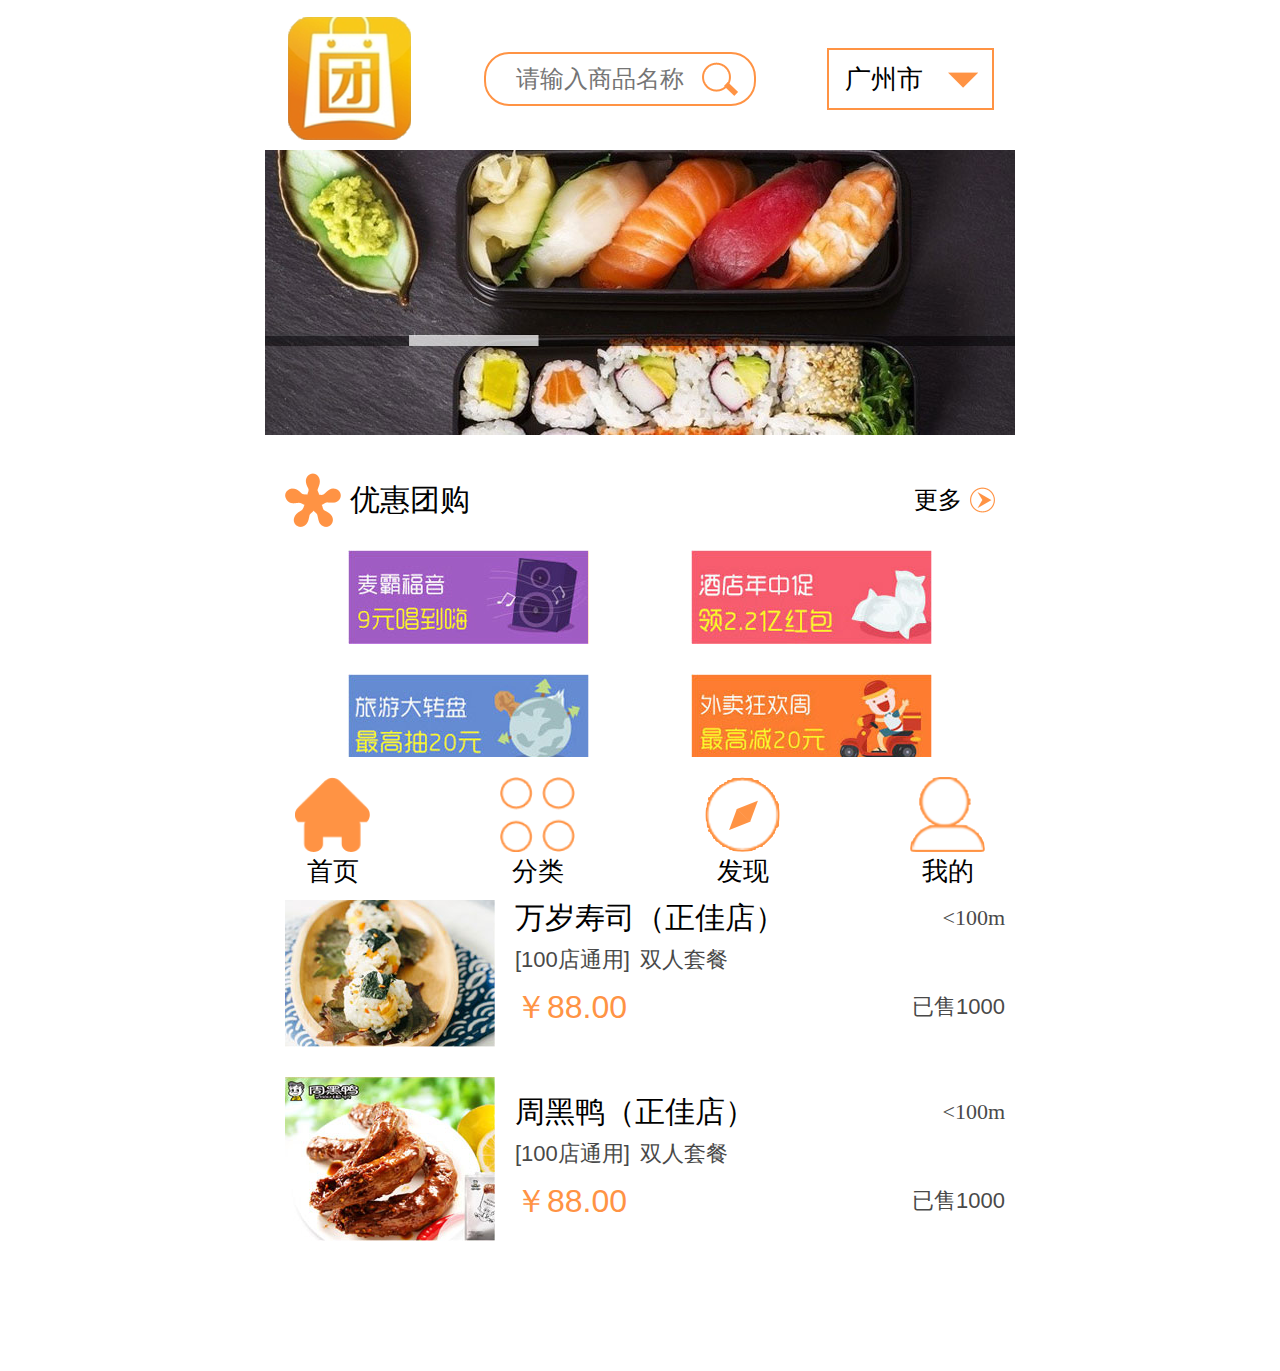
<file: index.html>
<!DOCTYPE html>
<html lang="en">
<head>
	<meta charset="UTF-8">
	<title>Document</title>
	<meta name="viewport" content="width=750">
	<link rel="stylesheet" href="css/reset.css">
	<link rel="stylesheet" href="css/index.css">
	<link rel="stylesheet" href="css/footer.css">
</head>
<body>
	<div class="header">
		<div class="width">
			<img src="img/logo.png" alt="logo" class="logo">
			<form action="" method="get">
				<input type="text" placeholder="请输入商品名称">
				<input type="submit" value="">
			</form>
			<ul>
				<li><a href="javascript:(void);">广州市</a><img src="img/down.png" alt="down"></li>
			</ul>
		</div>
	</div>
	<div class="banner">
		<div class="width">
			<a href="javascript:(void)"><img src="img/slide1.jpg" alt="slide"></a>
		</div>
	</div>
	<div class="content">
		<div class="width">
			<h2><i></i>优惠团购<a href="detail.html">更多<img src="img/right.png" alt="right"></a></h2>
			<div class="picture">
				<a href="javascript:(void);"><img src="img/img1.jpg" alt="img"></a>
				<a href="javascript:(void);"><img src="img/img2.jpg" alt="img"></a>
				<a href="javascript:(void);"><img src="img/img3.jpg" alt="img"></a>
				<a href="javascript:(void);"><img src="img/img4.jpg" alt="img"></a>
			</div>
			<h2><i></i>猜你喜欢<a href="detail.html">更多<img src="img/right.png" alt="right"></a></h2>
			<ul>
				<li>
					<img src="img/like1.jpg" alt="like">
					<div class="info">
						<h3>万岁寿司（正佳店）<span>&lt;100m</span></h3>
						<a  href="javascript:(void);">[100店通用]</a><a  href="javascript:(void);">双人套餐</a>
						<p>￥88.00<span>已售1000</span></p>
					</div>
				</li>
				<li>
					<img src="img/like2.jpg" alt="like">
					<div class="info">
						<h3>周黑鸭（正佳店）<span>&lt;100m</span></h3>
						<a  href="javascript:(void);">[100店通用]</a><a  href="javascript:(void);">双人套餐</a>
						<p>￥88.00<span>已售1000</span></p>
					</div>
				</li>
			</ul>
		</div>
	</div>
	<div class="footer">
		<div class="width">
			<ul>
				<li>
					<a href="index.html">
						<img src="img/index_active.png" alt="index">
						<h4>首页</h4>
					</a>
				</li>
				<li>
					<a href="list.html">
						<img src="img/list.png" alt="list">
						<h4>分类</h4>
					</a>
				</li>
				<li>
					<a href="find.html">
						<img src="img/find.png" alt="find">
						<h4>发现</h4>
					</a>
				</li>
				<li>
					<a href="my.html">
						<img src="img/my.png" alt="my">
						<h4>我的</h4>
					</a>
				</li>
			</ul>
		</div>
	</div>
</body>
</html>
</file>
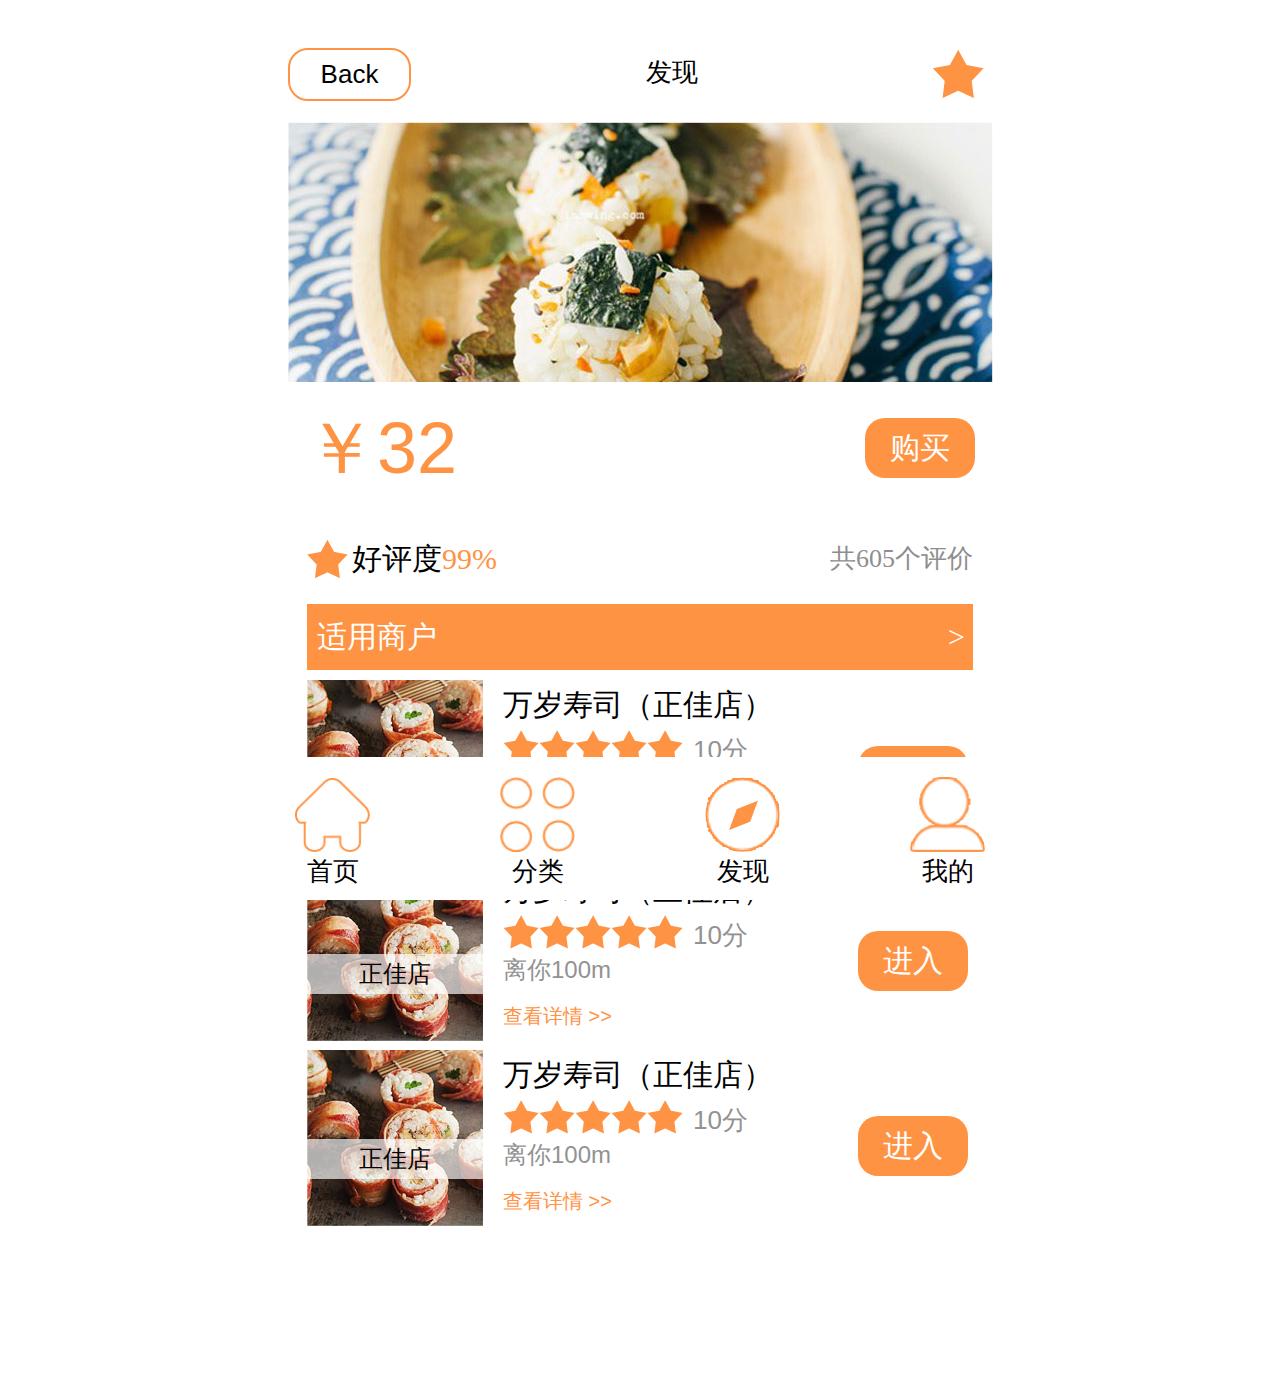
<file: detail.html>
<!doctype html>
<html lang="en">
<head>
	<meta charset="UTF-8">
	<title>Document</title>
	<meta name="viewport" content="width=750">
	<link rel="stylesheet" href="css/reset.css">
	<link rel="stylesheet" href="css/detail.css">
	<link rel="stylesheet" href="css/footer.css">
</head>
<body>
	<div class="header">
		<div class="width">
			<button>Back</button>
			<span>发现</span>
			<img src="img/star.png" alt="star" class="star">
		</div>
	</div>
	<div class="content">
		<div class="width">
			<div class="clearfix"></div>
			<a href="javascript:(void)" class="detail_banner"><img src="img/detail_img.jpg" alt="detail"></a>
			<div class="buy">
				<span>￥32</span>
				<button>购买</button>
			</div>
			<h4><i></i>好评度<span>99%</span><a href="javascript:(void)">共605个评价</a></h4>
			<div class="goods">
				<h2>适用商户<span>&gt;</span></h2>
				<ul class="detail_list">
					<li>
						<div class="left">
							<img src="img/store1.jpg" alt="store">
							<h5>正佳店</h5>
						</div>
						<div class="center">
							<h3>万岁寿司（正佳店）</h3>
							<ul class="star">
								<li><a href="javascript:(void)"><img src="img/detail_list_star.png" alt="star"></a></li>
								<li><a href="javascript:(void)"><img src="img/detail_list_star.png" alt="star"></a></li>
								<li><a href="javascript:(void)"><img src="img/detail_list_star.png" alt="star"></a></li>
								<li><a href="javascript:(void)"><img src="img/detail_list_star.png" alt="star"></a></li>
								<li><a href="javascript:(void)"><img src="img/detail_list_star.png" alt="star"></a></li>
								<span>10分</span>
							</ul>
							<p>离你100m</p>
							<a href="javascript:(void)">查看详情 &gt;&gt;</a>
						</div>
						<div class="right">
							<button>进入</button>
						</div>
					</li>
					<li>
						<div class="left">
							<img src="img/store1.jpg" alt="store">
							<h5>正佳店</h5>
						</div>
						<div class="center">
							<h3>万岁寿司（正佳店）</h3>
							<ul class="star">
								<li><a href="javascript:(void)"><img src="img/detail_list_star.png" alt="star"></a></li>
								<li><a href="javascript:(void)"><img src="img/detail_list_star.png" alt="star"></a></li>
								<li><a href="javascript:(void)"><img src="img/detail_list_star.png" alt="star"></a></li>
								<li><a href="javascript:(void)"><img src="img/detail_list_star.png" alt="star"></a></li>
								<li><a href="javascript:(void)"><img src="img/detail_list_star.png" alt="star"></a></li>
								<span>10分</span>
							</ul>
							<p>离你100m</p>
							<a href="javascript:(void)">查看详情 &gt;&gt;</a>
						</div>
						<div class="right">
							<button>进入</button>
						</div>
					</li>
					<li>
						<div class="left">
							<img src="img/store1.jpg" alt="store">
							<h5>正佳店</h5>
						</div>
						<div class="center">
							<h3>万岁寿司（正佳店）</h3>
							<ul class="star">
								<li><a href="javascript:(void)"><img src="img/detail_list_star.png" alt="star"></a></li>
								<li><a href="javascript:(void)"><img src="img/detail_list_star.png" alt="star"></a></li>
								<li><a href="javascript:(void)"><img src="img/detail_list_star.png" alt="star"></a></li>
								<li><a href="javascript:(void)"><img src="img/detail_list_star.png" alt="star"></a></li>
								<li><a href="javascript:(void)"><img src="img/detail_list_star.png" alt="star"></a></li>
								<span>10分</span>
							</ul>
							<p>离你100m</p>
							<a href="javascript:(void)">查看详情 &gt;&gt;</a>
						</div>
						<div class="right">
							<button>进入</button>
						</div>
					</li>
				</ul>
			</div>
		</div>
	</div>
	<div class="footer">
		<div class="width">
			<ul>
				<li>
					<a href="index.html">
						<img src="img/index.png" alt="index">
						<h4>首页</h4>
					</a>
				</li>
				<li>
					<a href="list.html">
						<img src="img/list.png" alt="list">
						<h4>分类</h4>
					</a>
				</li>
				<li>
					<a href="find.html">
						<img src="img/find.png" alt="find">
						<h4>发现</h4>
					</a>
				</li>
				<li>
					<a href="my.html">
						<img src="img/my.png" alt="my">
						<h4>我的</h4>
					</a>
				</li>
			</ul>
		</div>
	</div>
</body>
</html>
</file>
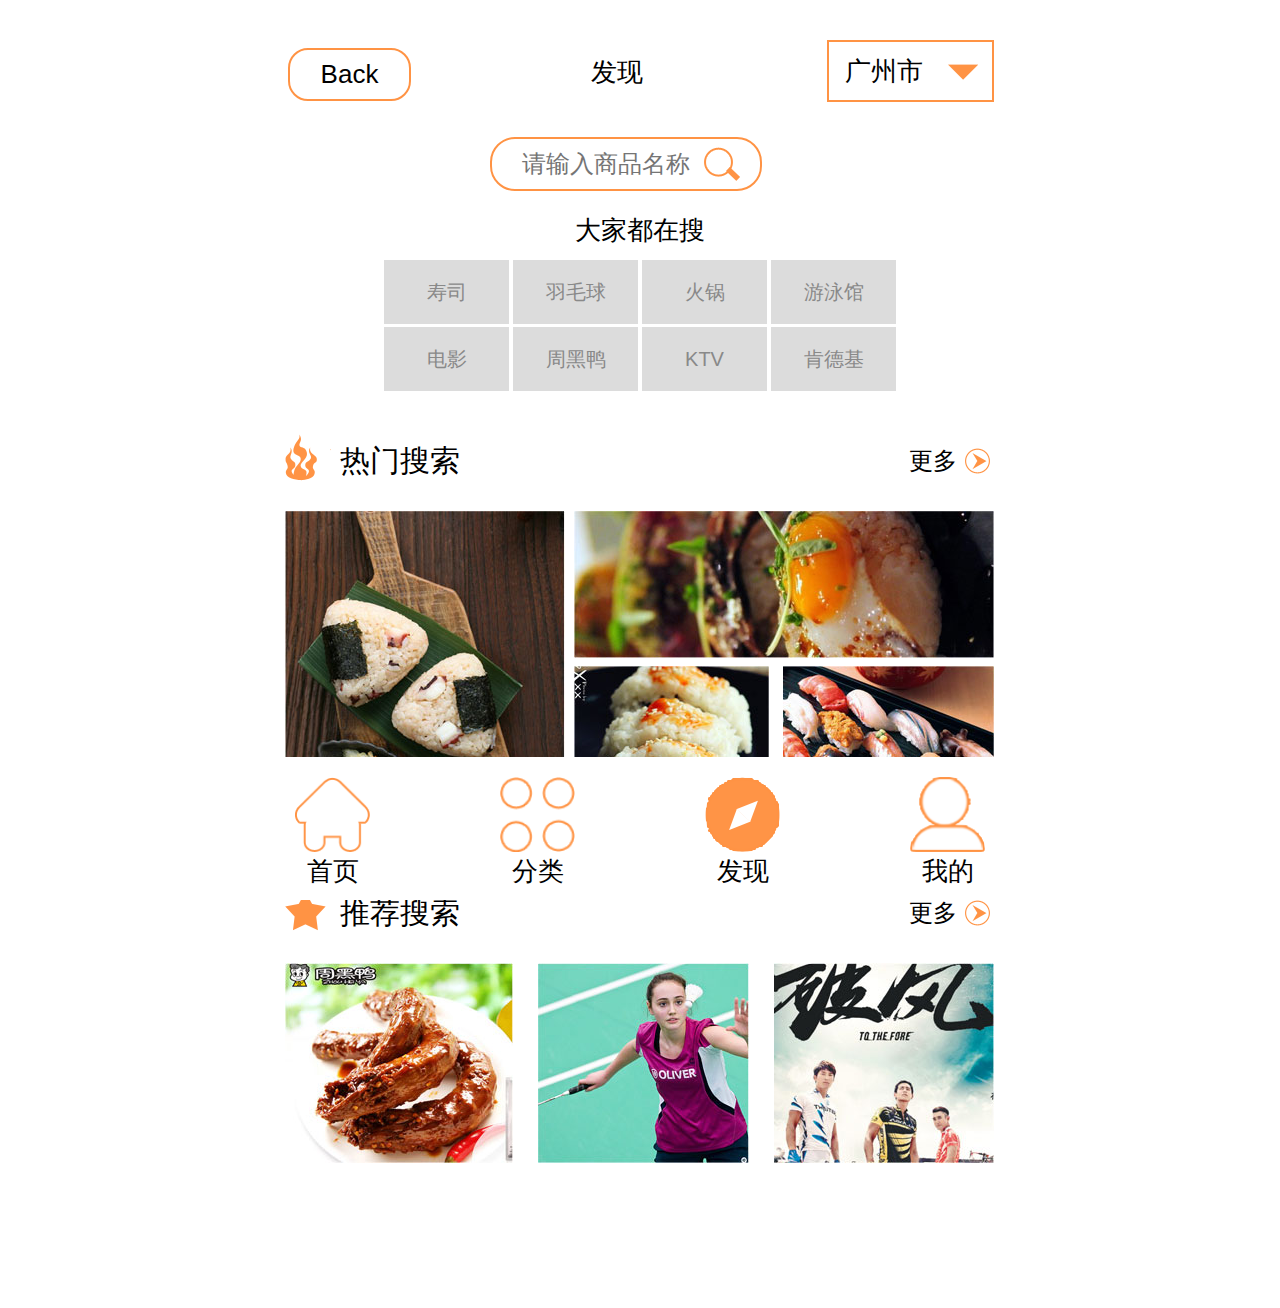
<file: find.html>
<!doctype html>
<html lang="en">
<head>
	<meta charset="UTF-8">
	<title>Document</title>
	<meta name="viewport" content="width=750">
	<link rel="stylesheet" href="css/reset.css">
	<link rel="stylesheet" href="css/find.css">
	<link rel="stylesheet" href="css/footer.css">
</head>
<body>
	<div class="header">
		<div class="width">
			<button>Back</button>
			<span>发现</span>
			<ul class="city">
				<li><a href="javascript:(void);">广州市</a><img src="img/down.png" alt="down"></li>
			</ul>
			<div class="clearfix"></div>
			<form action="" method="get">
				<input type="text" placeholder="请输入商品名称">
				<input type="submit" value="">
			</form>
			<h3>大家都在搜</h3>
			<ul class="find">
				<li><a href="javascript:(void);">寿司</a></li>
				<li><a href="javascript:(void);">羽毛球</a></li>
				<li><a href="javascript:(void);">火锅</a></li>
				<li><a href="javascript:(void);">游泳馆</a></li>
				<li><a href="javascript:(void);">电影</a></li>
				<li><a href="javascript:(void);">周黑鸭</a></li>
				<li><a href="javascript:(void);">KTV</a></li>
				<li><a href="javascript:(void);">肯德基</a></li>
			</ul>
		</div>
	</div>
	<div class="content">
		<div class="width">
			<h2><i></i>热门搜索<a href="detail.html">更多<img src="img/right.png" alt="right"></a></h2>
			<ul class="hot">
				<li><a href="javascript:(void);"><img src="img/hot1.jpg" alt="hot"></a></li>
				<li><a href="javascript:(void);"><img src="img/hot2.jpg" alt="hot"></a></li>
				<li><a href="javascript:(void);"><img src="img/hot3.jpg" alt="hot"></a></li>
				<li><a href="javascript:(void);"><img src="img/hot4.jpg" alt="hot"></a></li>
			</ul>
			<div class="clearfix"></div>
			<h2><i></i>推荐搜索<a href="detail.html">更多<img src="img/right.png" alt="right"></a></h2>
			<ul class="search">
				<li><a href="javascript:(void);"><img src="img/search1.jpg" alt="search"></a></li>
				<li><a href="javascript:(void);"><img src="img/search2.jpg" alt="search"></a></li>
				<li><a href="javascript:(void);"><img src="img/search3.jpg" alt="search"></a></li>
			</ul>
		</div>
	</div>
	<div class="footer">
		<div class="width">
			<ul>
				<li>
					<a href="index.html">
						<img src="img/index.png" alt="index">
						<h4>首页</h4>
					</a>
				</li>
				<li>
					<a href="list.html">
						<img src="img/list.png" alt="list">
						<h4>分类</h4>
					</a>
				</li>
				<li>
					<a href="find.html">
						<img src="img/find_active.png" alt="find">
						<h4>发现</h4>
					</a>
				</li>
				<li>
					<a href="my.html">
						<img src="img/my.png" alt="my">
						<h4>我的</h4>
					</a>
				</li>
			</ul>
		</div>
	</div>
</body>
</html>
</file>
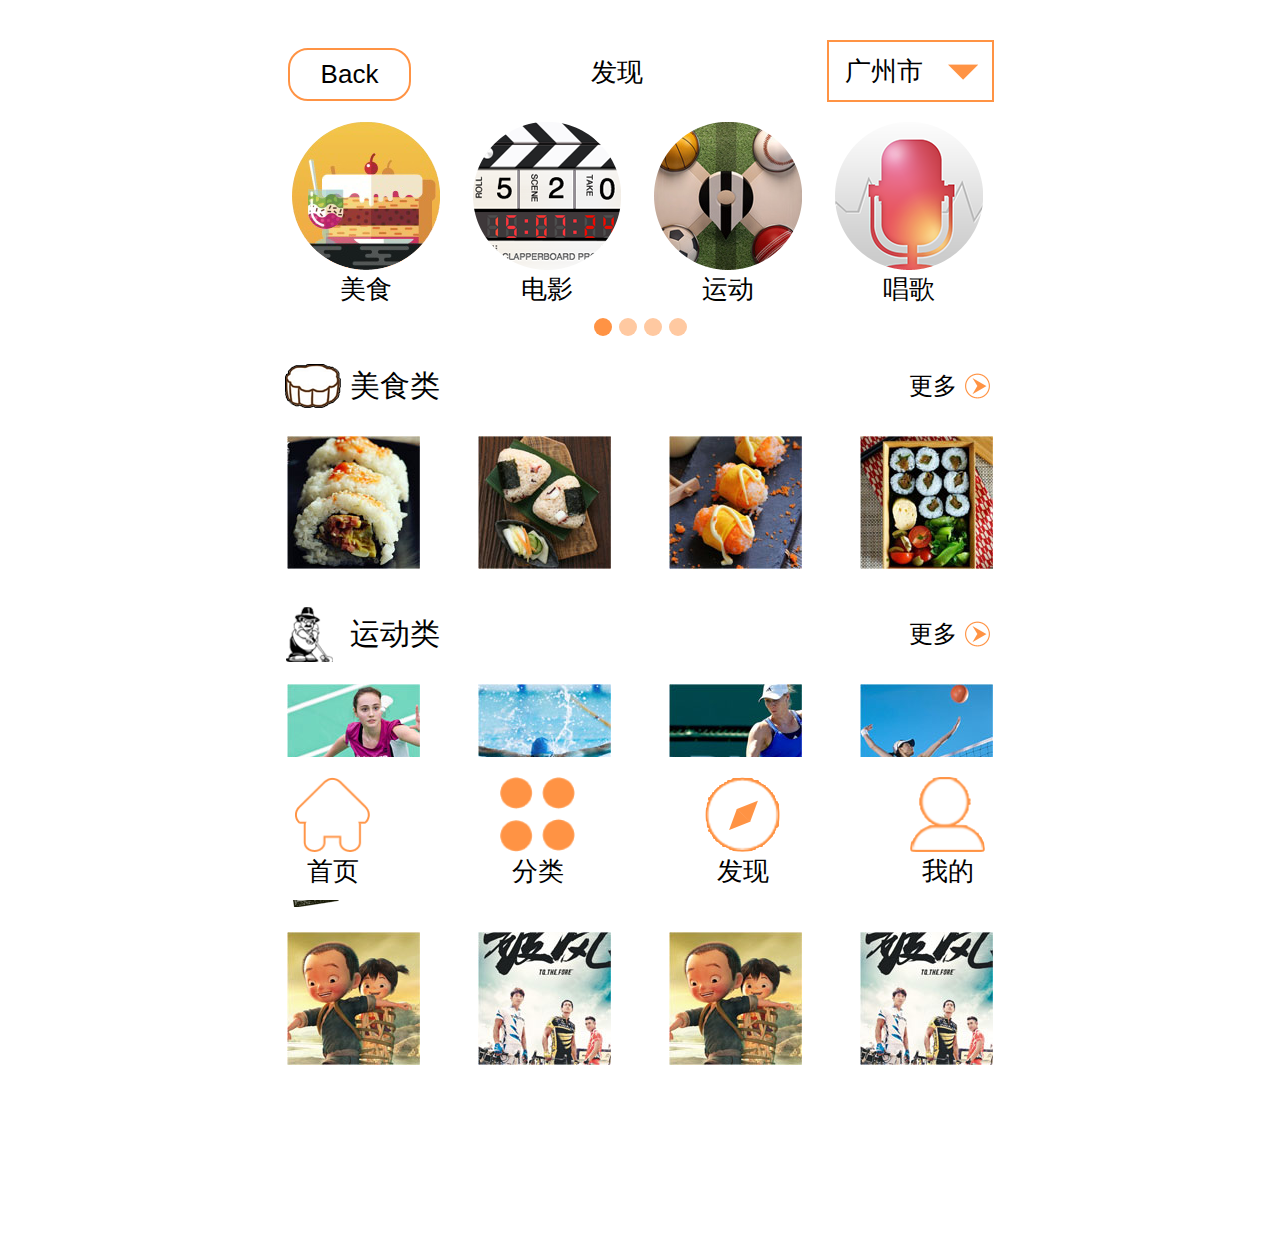
<file: list.html>
<!doctype html>
<html lang="en">
<head>
	<meta charset="UTF-8">
	<title>Document</title>
	<meta name="viewport" content="width=750">
	<link rel="stylesheet" href="css/reset.css">
	<link rel="stylesheet" href="css/list.css">
	<link rel="stylesheet" href="css/footer.css">
</head>
<body>
	<div class="header">
		<div class="width">
			<button>Back</button>
			<span>发现</span>
			<ul class="city">
				<li><a href="javascript:(void);">广州市</a><img src="img/down.png" alt="down"></li>
			</ul>
			<div class="clearfix"></div>
			<div class="banner">
				<ul class="slide">
					<li><a href="javascript:(void)"><img src="img/place1.png" alt="place">美食</a></li>
					<li><a href="javascript:(void)"><img src="img/place2.png" alt="place">电影</a></li>
					<li><a href="javascript:(void)"><img src="img/place3.png" alt="place">运动</a></li>
					<li><a href="javascript:(void)"><img src="img/place4.png" alt="place">唱歌</a></li>
				</ul>
				<ul class="btn">
					<li class="active"></li>
					<li></li>
					<li></li>
					<li></li>
				</ul>
			</div>
		</div>
	</div>
	<div class="content">
		<div class="width">
			<h2><i></i>美食类<a href="detail.html">更多<img src="img/right.png" alt="right"></a></h2>
			<ul class="food">
				<li><a href="javascript:(void)"><img src="img/food1.jpg" alt="food"></a></li>
				<li><a href="javascript:(void)"><img src="img/food2.jpg" alt="food"></a></li>
				<li><a href="javascript:(void)"><img src="img/food3.jpg" alt="food"></a></li>
				<li><a href="javascript:(void)"><img src="img/food4.jpg" alt="food"></a></li>
			</ul>
			<div class="clearfix"></div>
			<h2><i></i>运动类<a href="detail.html">更多<img src="img/right.png" alt="right"></a></h2>
			<ul class="play">
				<li><a href="javascript:(void)"><img src="img/play1.jpg" alt="play"></a></li>
				<li><a href="javascript:(void)"><img src="img/play2.jpg" alt="play"></a></li>
				<li><a href="javascript:(void)"><img src="img/play3.jpg" alt="play"></a></li>
				<li><a href="javascript:(void)"><img src="img/play4.jpg" alt="play"></a></li>
			</ul>
			<div class="clearfix"></div>
			<h2><i></i>电影类<a href="detail.html">更多<img src="img/right.png" alt="right"></a></h2>
			<ul class="movie">
				<li><a href="javascript:(void)"><img src="img/movie1.jpg" alt="movie"></a></li>
				<li><a href="javascript:(void)"><img src="img/movie2.jpg" alt="movie"></a></li>
				<li><a href="javascript:(void)"><img src="img/movie1.jpg" alt="movie"></a></li>
				<li><a href="javascript:(void)"><img src="img/movie2.jpg" alt="movie"></a></li>
			</ul>
		</div>
	</div>
	<div class="footer">
		<div class="width">
			<ul>
				<li>
					<a href="index.html">
						<img src="img/index.png" alt="index">
						<h4>首页</h4>
					</a>
				</li>
				<li>
					<a href="list.html">
						<img src="img/list_active.png" alt="list">
						<h4>分类</h4>
					</a>
				</li>
				<li>
					<a href="find.html">
						<img src="img/find.png" alt="find">
						<h4>发现</h4>
					</a>
				</li>
				<li>
					<a href="my.html">
						<img src="img/my.png" alt="my">
						<h4>我的</h4>
					</a>
				</li>
			</ul>
		</div>
	</div>
</body>
</html>
</file>
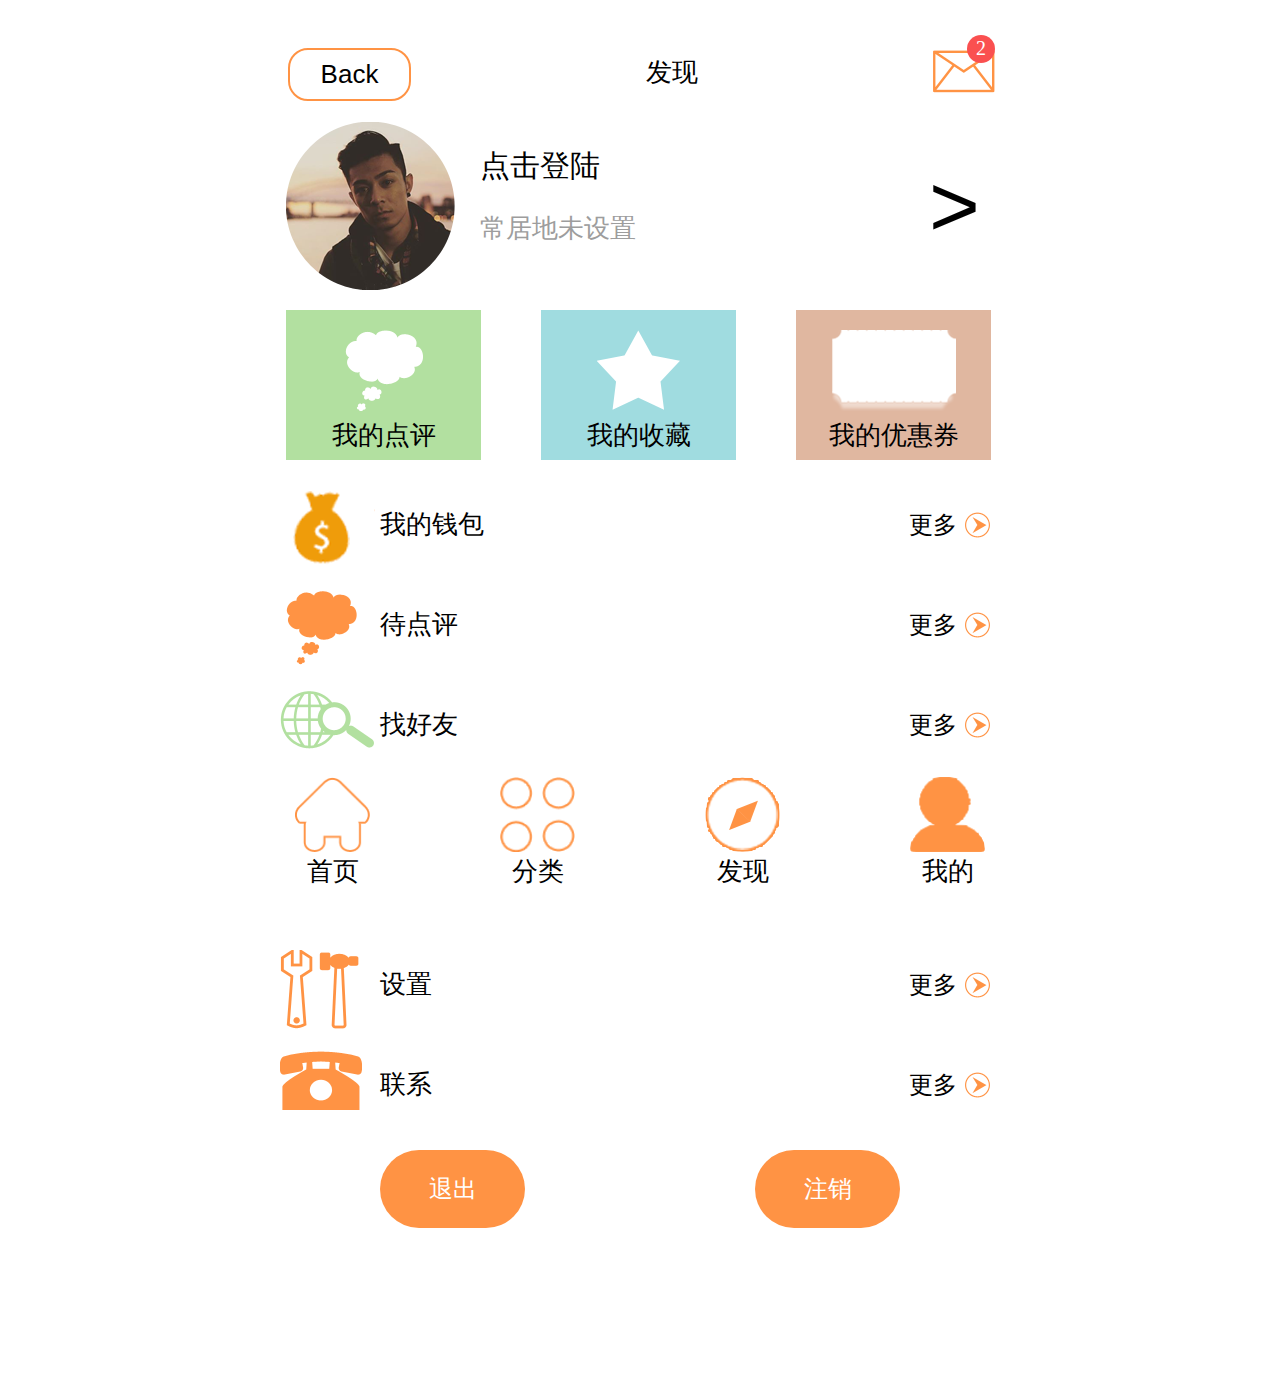
<file: my.html>
<!doctype html>
<html lang="en">
<head>
	<meta charset="UTF-8">
	<title>Document</title>
	<meta name="viewport" content="width=750">
	<link rel="stylesheet" href="css/reset.css">
	<link rel="stylesheet" href="css/my.css">
	<link rel="stylesheet" href="css/footer.css">
</head>
<body>
	<div class="header">
		<div class="width">
			<button>Back</button>
			<span>发现</span>
			<div class="mail">
				<a href="javascript:(void)"><img src="img/mail.png" alt="mail"><span>2</span></a>
			</div>
		</div>
	</div>
	<div class="content">
		<div class="width">
			<div class="login">
				<a href="javascript:(void)"><img src="img/head_img.png" alt="head"></a>
				<div class="info">
					<h3><a href="javascript:(void)">点击登陆</a></h3>
					<p>常居地未设置</p>
				</div>
				<div class="right">&gt;</div>
			</div>
			<ul class="my_skill">
				<li><a href="javascript:(void)"><img src="img/my_img1.png" alt="my_img">我的点评</a></li>
				<li><a href="javascript:(void)"><img src="img/my_img2.png" alt="my_img">我的收藏</a></li>
				<li><a href="javascript:(void)"><img src="img/my_img3.png" alt="my_img">我的优惠券</a></li>
			</ul>
			<ul class="about">
				<li>
					<h4><i></i>我的钱包<a href="javascript:(void);">更多<img src="img/right.png" alt="right"></a></h4>
				</li>
				<li>
					<h4><i></i>待点评<a href="javascript:(void);">更多<img src="img/right.png" alt="right"></a></h4>
				</li>
				<li>
					<h4><i></i>找好友<a href="javascript:(void);">更多<img src="img/right.png" alt="right"></a></h4>
				</li>
				<li>
					<h4><i></i>我的足迹<a href="javascript:(void);">更多<img src="img/right.png" alt="right"></a></h4>
				</li>
				<li>
					<h4><i></i>设置<a href="javascript:(void);">更多<img src="img/right.png" alt="right"></a></h4>
				</li>
				<li>
					<h4><i></i>联系<a href="javascript:(void);">更多<img src="img/right.png" alt="right"></a></h4>
				</li>
			</ul>
			<div class="btn">
				<button>退出</button>
				<button>注销</button>
			</div>
		</div>
	</div>
	<div class="footer">
		<div class="width">
			<ul>
				<li>
					<a href="index.html">
						<img src="img/index.png" alt="index">
						<h4>首页</h4>
					</a>
				</li>
				<li>
					<a href="list.html">
						<img src="img/list.png" alt="list">
						<h4>分类</h4>
					</a>
				</li>
				<li>
					<a href="find.html">
						<img src="img/find.png" alt="find">
						<h4>发现</h4>
					</a>
				</li>
				<li>
					<a href="my.html">
						<img src="img/my_active.png" alt="my">
						<h4>我的</h4>
					</a>
				</li>
			</ul>
		</div>
	</div>
</body>
</html>
</file>
<file: css/index.css>
.header{
	height: 150px;

}
.header .logo{
	float: left;
	margin:17px 73px 0 23px;
	cursor: pointer;
}
.header form{
	float: left;
	margin-top: 52px;
	position: relative;
}
.header form input[type="text"]{
	display: block;
	width: 268px;
	height: 50px;
	border:2px solid #ff9344;
	border-radius: 25px;
	font-size: 24px;
	color:#777;
	text-indent: 30px;
	font-family: "微软雅黑";
}
.header form input[type="submit"]{
	display: block;
	width:36px;
	height: 34px;
	background: url(../img/search.png);
	position: absolute;
	top: 10px;
	right: 18px;
	cursor: pointer;
}
.header ul{
	float: right;
	margin:48px 21px 0 0;
}
.header ul li{
	width: 163px;
	height: 58px;
	line-height: 58px;
	border:2px solid #ff9344;
	font-size: 26px;
	text-indent: 16px;
}
.header ul li a{
	color:#000;
}
.header ul li img{
	margin-left: 25px;
	cursor: pointer;
}


.banner{
	height: 285px;
}
.banner img{
	width:750px;
	height: 285px;
}


.content{
	overflow: hidden;
	padding-top: 30px;
}
.content h2{
	height: 70px;
	line-height: 70px;
	font-size: 30px;
	color:#000;
	margin-bottom: 15px;
}
.content h2 i{
	display: block;
	width: 56px;
	height: 54px;
	float: left;
	margin: 8px 9px 0 20px;
}
.content h2:first-of-type i{
	background: url(../img/icon.png) 0 0 no-repeat;
}
.content h2:nth-of-type(2) i{
	background: url(../img/icon.png) -65px -2px no-repeat;
}
.content h2 a{
	color:#000;
	font-size: 24px;
	float: right;
	margin-right: 20px;
}
.content h2 a img{
	margin-left: 8px;
	margin-bottom: 5px;
	vertical-align: middle;
}
.content .picture{
	width: 584px;
	overflow: hidden;
	margin:0 auto;
}
.content .picture a{
	display: block;
	width: 241px;
	height: 94px;
	float: left;
	margin-bottom: 30px;
}
.content .picture a:first-of-type,.content .picture a:nth-of-type(3){
	margin-right: 102px;
}
.content ul{
	overflow: hidden;
}
.content ul li{
	margin-bottom: 30px;
	overflow: hidden;
}
.content ul li:last-of-type{
	margin-bottom: 0;
}
.content ul li img{
	float: left;
	margin: 0 20px;
	cursor: pointer;
}
.content ul li .info{
	width:490px;
	height: 164px;
	float: left;
}
.content ul li .info h3{
	color:#000;
	font-size: 30px;
	line-height: 30px;
	margin: 20px 0 15px 0;
	cursor: pointer;
}
.content ul li .info h3 span,.content ul li .info p span{
	font-size: 22px;
	color:#494949;
	float: right;
}
.content ul li .info a{
	color:#494949;
	font-size: 22px;
	line-height: 22px;
	margin-right: 10px;
}
.content ul li .info p{
	color:#ff9344;
	font-size: 32px;
	line-height: 32px;
	margin-top: 15px;
}
</file>
<file: css/footer.css>
/*底部样式*/
.footer{
	width:750px;
	height: 130px;
	margin:0 auto;
}
.footer ul{
	width:750px;
	height: 143px;
	background: #fff;
	position: fixed;
	bottom: 0;
}
.footer ul li{
	width:75px;
	padding-top: 20px;
	float: left;
	margin-right: 130px;
	cursor: pointer;
}
.footer ul li:first-of-type{
	margin-left: 30px;
}
.footer ul li:last-of-type{
	margin-right: 0;
}
.footer ul li img{
	display: block;
	width:75px;
	height: 75px;
}
.footer ul li h4{
	color:#000;
	font-size: 26px;
	text-align: center;
	margin: 6px 0 15px 0;
}
</file>
<file: css/detail.css>
.header .width{
	overflow: hidden;
}
.header button{
	display: block;
	width: 123px;
	height: 53px;
	border:2px solid #FF9344;
	border-radius: 20px;
	color:#000;
	font-size: 26px;
	background: #fff;
	float: left;
	margin: 48px 0 0 23px;
	cursor: pointer;
}
.header span{
	float: left;
	display: block;
	width:522px;
	height: 60px;
	line-height: 60px;
	margin-top: 42px;
	text-align: center;
	color: #000;
	font-size: 26px;
	text-align: center;
}
.header .star{
	float: left;
	 margin-top: 50px;
}
.content .detail_banner{
	display: block;
	width: 705px;
	overflow: hidden;
	margin: 20px auto 30px;
}
.content .detail_banner img{
	display: block;
	width: 705px;
	height: 260px;
}

.content .buy{
	width:670px;
	overflow: hidden;
	margin:0 auto 50px;
	display: flex;
	justify-content:space-between;
	align-items:center;
}
.content .buy span{
	color:#ff9344;
	font-size: 72px;
	line-height: 72px;
}
.content .buy button{
	width:110px;
	height: 60px;
	color:#fff;
	background: #FF9344;
	border-radius: 20px;
	line-height: 60px;
	text-align: center;
	font-size: 30px;
	font-family: "微软雅黑";
	cursor: pointer;
}

.content h4{
	width:666px;
	margin:0 auto;
	font-size: 30px;
	color:#000;
	line-height: 50px;
}
.content h4 i{
	display: block;
	width: 45px;
	height: 50px;
	float: left;
	background: url(../img/icon.png) -183px 5px no-repeat;
}
.content h4 span{
	color:#ff9344;
}
.content h4 a{
	float: right;
	color:#8e8e8e;
	font-size: 26px;
	line-height: 50px;
}
.content .goods{
	width: 666px;
	overflow: hidden;
	margin:20px auto 10px;
}
.content .goods h2{
	background: #FF9344;
	height: 66px;
	line-height: 66px;
	color:#fff;
	font-size: 30px;
	text-indent: 10px;
}
.content .goods h2 span{
	float: right;
	margin-right: 8px;
	cursor: pointer;
}

.content .detail_list{
	margin-top: 10px;
	overflow: hidden;
}
.content .detail_list>li{
	overflow: hidden;
	margin-bottom: 9px;
}
.content .detail_list .left{
	width:176px;
	height: 176px;
	float: left;
	margin-right: 20px;
	cursor: pointer;
	position: relative;
	overflow: hidden;
}
.content .detail_list .left h5{
	width:100%;
	position: absolute;
	bottom:47px;
	left: 0;
	background: rgba(255,255,255,.67);
	text-align: center;
	line-height: 40px;
	font-size: 24px;
	color:#000;
}
.content .detail_list .center{
	width: 350px;
	height: 176px;
	float: left;
}
.content .detail_list .center h3{
	font-size: 30px;
	color:#000;
	line-height: 30px;
	margin: 10px 0;
	cursor: pointer;
}
.content .detail_list .center .star{
	overflow: hidden;
}
.content .detail_list .center .star span{
	display: block;
	color:#929292;
	font-size: 26px;
	margin-top: 6px;
}
.content .detail_list .center .star li{
	float: left;
}
.content .detail_list .center .star li:last-of-type{
	margin-right: 10px;
}
.content .detail_list .center p{
	font-size: 24px;
	color: #929292;
	line-height: 24px;
	margin-bottom: 20px;
}
.content .detail_list .center a{
	color:#ff9344;
	font-size: 20px;
}

.content .detail_list .right{
	width:120px;
	height: 176px;
	line-height: 176px;
	float: left;
}
.content .detail_list .right button{
	display: block;
	width:110px;
	height: 60px;
	margin: 66px auto 0;
	background: #FF9344;
	color:#fff;
	font-size: 30px;
	border-radius: 20px;
	font-family: "微软雅黑";
	cursor: pointer;
}
</file>
<file: css/find.css>
.header button{
	display: block;
	width: 123px;
	height: 53px;
	border:2px solid #FF9344;
	border-radius: 20px;
	color:#000;
	font-size: 26px;
	background: #fff;
	float: left;
	margin: 48px 0 0 23px;
	cursor: pointer;
}
.header span{
	float: left;
	display: block;
	width:412px;
	height: 60px;
	line-height: 60px;
	margin-top: 42px;
	text-align: center;
	color: #000;
	font-size: 26px;
	text-align: center;
}
.header .city{
	float: right;
	margin:40px 21px 0 0;
}
.header .city li{
	width: 163px;
	height: 58px;
	line-height: 58px;
	border:2px solid #ff9344;
	font-size: 26px;
	text-indent: 16px;
}
.header .city li a{
	color:#000;
}
.header .city li img{
	margin-left: 25px;
	cursor: pointer;
}

.header form{
	display: block;
	width:268px;
	height: 50px;
	margin:35px 0 30px 225px;
	position: relative;
}
.header form input[type="text"]{
	display: block;
	width: 268px;
	height: 50px;
	border:2px solid #ff9344;
	border-radius: 25px;
	font-size: 24px;
	color:#777;
	text-indent: 30px;
	font-family: "微软雅黑";
}
.header form input[type="submit"]{
	display: block;
	width:36px;
	height: 34px;
	background: url(../img/search.png);
	position: absolute;
	top: 10px;
	right: 18px;
	cursor: pointer;
}

.header .find{
	width:512px;
	overflow: hidden;
	margin: 0 auto 35px;
}
.header h3{
	font-size: 26px;
	color:#000;
	text-align: center;
	margin-bottom: 12px;
}
.header .find li{
	float: left;
	width: 125px;
	height: 64px;
	background: #DCDCDC;
	margin-right: 4px;
	margin-top: 3px;
}
.header .find li:nth-of-type(4),.header .find li:last-of-type{
	margin-right: 0;
}
.header .find li a{
	display: block;
	width: 125px;
	height: 64px;
	font-size: 20px;
	color:#898989;
	text-align: center;
	line-height: 64px;
}


.content{
	overflow: hidden;
}
.content h2{
	height: 70px;
	line-height: 70px;
	font-size: 30px;
	color:#000;
	margin-bottom: 15px;
}
.content h2 i{
	display: block;
	width: 46px;
	height: 54px;
	float: left;
	margin: 8px 9px 0 20px;
}
.content h2:first-of-type i{
	background: url(../img/icon.png) -138px 0 no-repeat;
}
.content h2:nth-of-type(2) i{
	background: url(../img/icon.png) -183px 5px no-repeat;
}
.content h2 a{
	color:#000;
	font-size: 24px;
	float: right;
	margin-right: 25px;
}
.content h2 a img{
	margin-left: 8px;
	margin-bottom: 5px;
	vertical-align: middle;
}
.content .hot,.content .search{
	width:710px;
	overflow: hidden;
	margin: 0 auto 15px;
}
.content .hot li{
	float: left;
}
.content .hot li a{
	display: block;
	overflow: hidden;
}
.content .hot li:first-of-type{
	width:280px;
	height: 352px;
	overflow: hidden;
	margin-right: 9px;
}
.content .hot li:nth-of-type(2){
	width:420px;
	height: 147px;
	margin-bottom: 8px;
	overflow: hidden;
}
.content .hot li:nth-of-type(3){
	width:195px;
	height: 197px;
	overflow: hidden;
	margin-right: 14px;
}
.content .hot li:last-of-type{
	width: 211px;
	height: 197px;
	overflow: hidden;
}
.content .search li{
	float: left;
	overflow: hidden;
	margin-right: 25px;
}
.content .search li:last-of-type{
	margin-right: 0;
}
.content .search li a{
	display: block;
	height: 200px;
}
</file>
<file: css/list.css>
.header button{
	display: block;
	width: 123px;
	height: 53px;
	border:2px solid #FF9344;
	border-radius: 20px;
	color:#000;
	font-size: 26px;
	background: #fff;
	float: left;
	margin: 48px 0 0 23px;
	cursor: pointer;
}
.header span{
	float: left;
	display: block;
	width:412px;
	height: 60px;
	line-height: 60px;
	margin-top: 42px;
	text-align: center;
	color: #000;
	font-size: 26px;
	text-align: center;
}
.header .city{
	float: right;
	margin:40px 21px 0 0;
}
.header .city li{
	width: 163px;
	height: 58px;
	line-height: 58px;
	border:2px solid #ff9344;
	font-size: 26px;
	text-indent: 16px;
}
.header .city li a{
	color:#000;
}
.header .city li img{
	margin-left: 25px;
	cursor: pointer;
}

.header .banner .slide{
	width: 696px;
	overflow: hidden;
	margin: 20px auto 15px;
}
.header .banner .slide li{
	float: left;
	width:148px;
	overflow: hidden;
	margin-right: 33px;
}
.header .banner .slide li:last-of-type{
	margin-right: 0;
}
.header .banner .slide li a{
	display: block;
	width: 148px;
	text-align: center;
	color:#000;
	font-size: 26px;
}

.header .banner .btn{
	width:93px;
	overflow: hidden;
	margin: 0 auto 15px;
}
.header .banner .btn li{
	float: left;
	width:18px;
	height: 18px;
	border-radius: 50%;
	background: #FFC9A1;
	margin-right: 7px;
	cursor: pointer;
}
.header .banner .btn li:last-of-type{
	margin-right: 0;
}
.header .banner .btn li.active,.header .banner .btn li:hover{
	background: #FF9344;
}


.content{
	overflow: hidden;
	padding-bottom: 20px;
}
.content h2{
	height: 70px;
	line-height: 70px;
	font-size: 30px;
	color:#000;
	margin-bottom: 15px;
}
.content h2 i{
	display: block;
	width: 56px;
	height: 55px;
	float: left;
	margin: 8px 9px 0 20px;
}
.content h2:first-of-type i{
	background: url(../img/class.png) 0 5px no-repeat;
}
.content h2:nth-of-type(2) i{
	background: url(../img/class.png) -73px 0 no-repeat;
}
.content h2:last-of-type i{
	background: url(../img/class.png) -135px 0 no-repeat;
}
.content h2 a{
	color:#000;
	font-size: 24px;
	float: right;
	margin-right: 25px;
}
.content h2 a img{
	margin-left: 8px;
	margin-bottom: 5px;
	vertical-align: middle;
}

.content .food,.content .play,.content .movie{
	width:706px;
	overflow: hidden;
	margin:0 auto 30px;
}
.content .food li,.content .play li,.content .movie li{
	float: left;
	width:133px;
	height: 133px;
	overflow: hidden;
	margin-right: 58px;
}
.content .food li:last-of-type,.content .play li:last-of-type,.content .movie li:last-of-type{
	margin-right: 0;
}
</file>
<file: css/my.css>
.header .width{
	overflow: hidden;
}
.header button{
	display: block;
	width: 123px;
	height: 53px;
	border:2px solid #FF9344;
	border-radius: 20px;
	color:#000;
	font-size: 26px;
	background: #fff;
	float: left;
	margin: 48px 0 0 23px;
	cursor: pointer;
}
.header span{
	float: left;
	display: block;
	width:522px;
	height: 60px;
	line-height: 60px;
	margin-top: 42px;
	text-align: center;
	color: #000;
	font-size: 26px;
	text-align: center;
}
.header .mail{
	float: right;
	width:62px;
	height: 60px;
	margin: 33px 20px 0 0;
	overflow: hidden;
}
.header .mail a{
	display: block;
	position: relative;
}
.header .mail a img{
	margin-top: 17px;
}
.header .mail a span{
	display: block;
	width: 28px;
	height: 28px;
	background: #FA5050;
	color:#fff;
	font-size: 20px;
	line-height: 26px;
	border-radius: 50%;
	text-align: center;
	position: absolute;
	right: 0;
	top: -40px;
	font-family: "微软雅黑";
}

.content{
	padding-top: 20px;
}
.content .login{
	width:708px;
	height: 168px;
	margin:0 auto 20px;
}
.content .login a{
	float: left;
}
.content .login .info{
	float: left;
	width:474px;
	height: 168px;
	text-indent: 25px;
	cursor: pointer;
}
.content .login .info h3{
	font-size: 30px;
}
.content .login .info h3 a{
	width:474px;
	display: block;
	color:#000;
	margin: 30px 0 35px 0;
}
.content .login .info p{
	line-height: 26px;
	font-size: 26px;
	color: #9d9d9d;
}
.content .login .right{
	float: left;
	font-size: 87px;
	color:#000;
	line-height: 168px;
	text-align: center;
	cursor: pointer;
}

.content .my_skill{
	width:708px;
	margin:0 auto 30px;
	overflow: hidden;
}
.content .my_skill li{
	float: left;
	width:195px;
	height: 150px;
	margin-right: 60px;
}
.content .my_skill li:last-of-type{
	margin-right: 0;
}
.content .my_skill li:first-of-type{
	background: #B2E0A0;
}
.content .my_skill li:nth-of-type(2){
	background: #A0DCE0;
}
.content .my_skill li:last-of-type{
	background: #E0B7A0;
}
.content .my_skill li img{
	display: block;
	margin: 20px auto 10px;
}
.content .my_skill li a{
	display: block;
	width:195px;
	color:#000;
	font-size: 26px;
	text-align: center;
}

.content .about{
	overflow: hidden;
}
.content .about li{
	margin-bottom: 20px;
}
.content .about li:nth-of-type(4){
	margin-bottom: 80px;
}
.content .about li h4{
	height: 80px;
	line-height: 70px;
	font-size: 26px;
	color:#000;
	margin-bottom: 15px;
	cursor: pointer;
}
.content .about li h4 i{
	display: block;
	width: 95px;
	height: 80px;
	float: left;
	margin: 0 5px 0 15px;
}
.content .about li:first-of-type i{
	background: url(../img/my_icon.png) 13px 0 no-repeat;
}
.content .about li:nth-of-type(2) i{
	background: url(../img/my_icon.png) -75px 0 no-repeat;
}
.content .about li:nth-of-type(3) i{
	background: url(../img/my_icon.png) -170px 0 no-repeat;
}
.content .about li:nth-of-type(4) i{
	background: url(../img/my_icon.png) -270px 0 no-repeat;
}
.content .about li:nth-of-type(5) i{
	background: url(../img/my_icon.png) -370px 0 no-repeat;
}
.content .about li:last-of-type i{
	background: url(../img/my_icon.png) -485px 0 no-repeat;
}
.content .about li h4 a{
	color:#000;
	font-size: 24px;
	float: right;
	margin-right: 25px;
}
.content .about h4 a img{
	margin-left: 8px;
	margin-bottom: 5px;
	vertical-align: middle;
}

.btn{
	display: flex;
	justify-content:space-around;
	margin-bottom: 30px;
}
.btn button{
	width:145px;
	height: 78px;
	background: #FF9344;
	color: #fff;
	text-align: center;
	line-height: 78px;
	font-size: 24px;
	font-family: "微软雅黑";
	border-radius: 40px;
	cursor: pointer;
}
</file>
